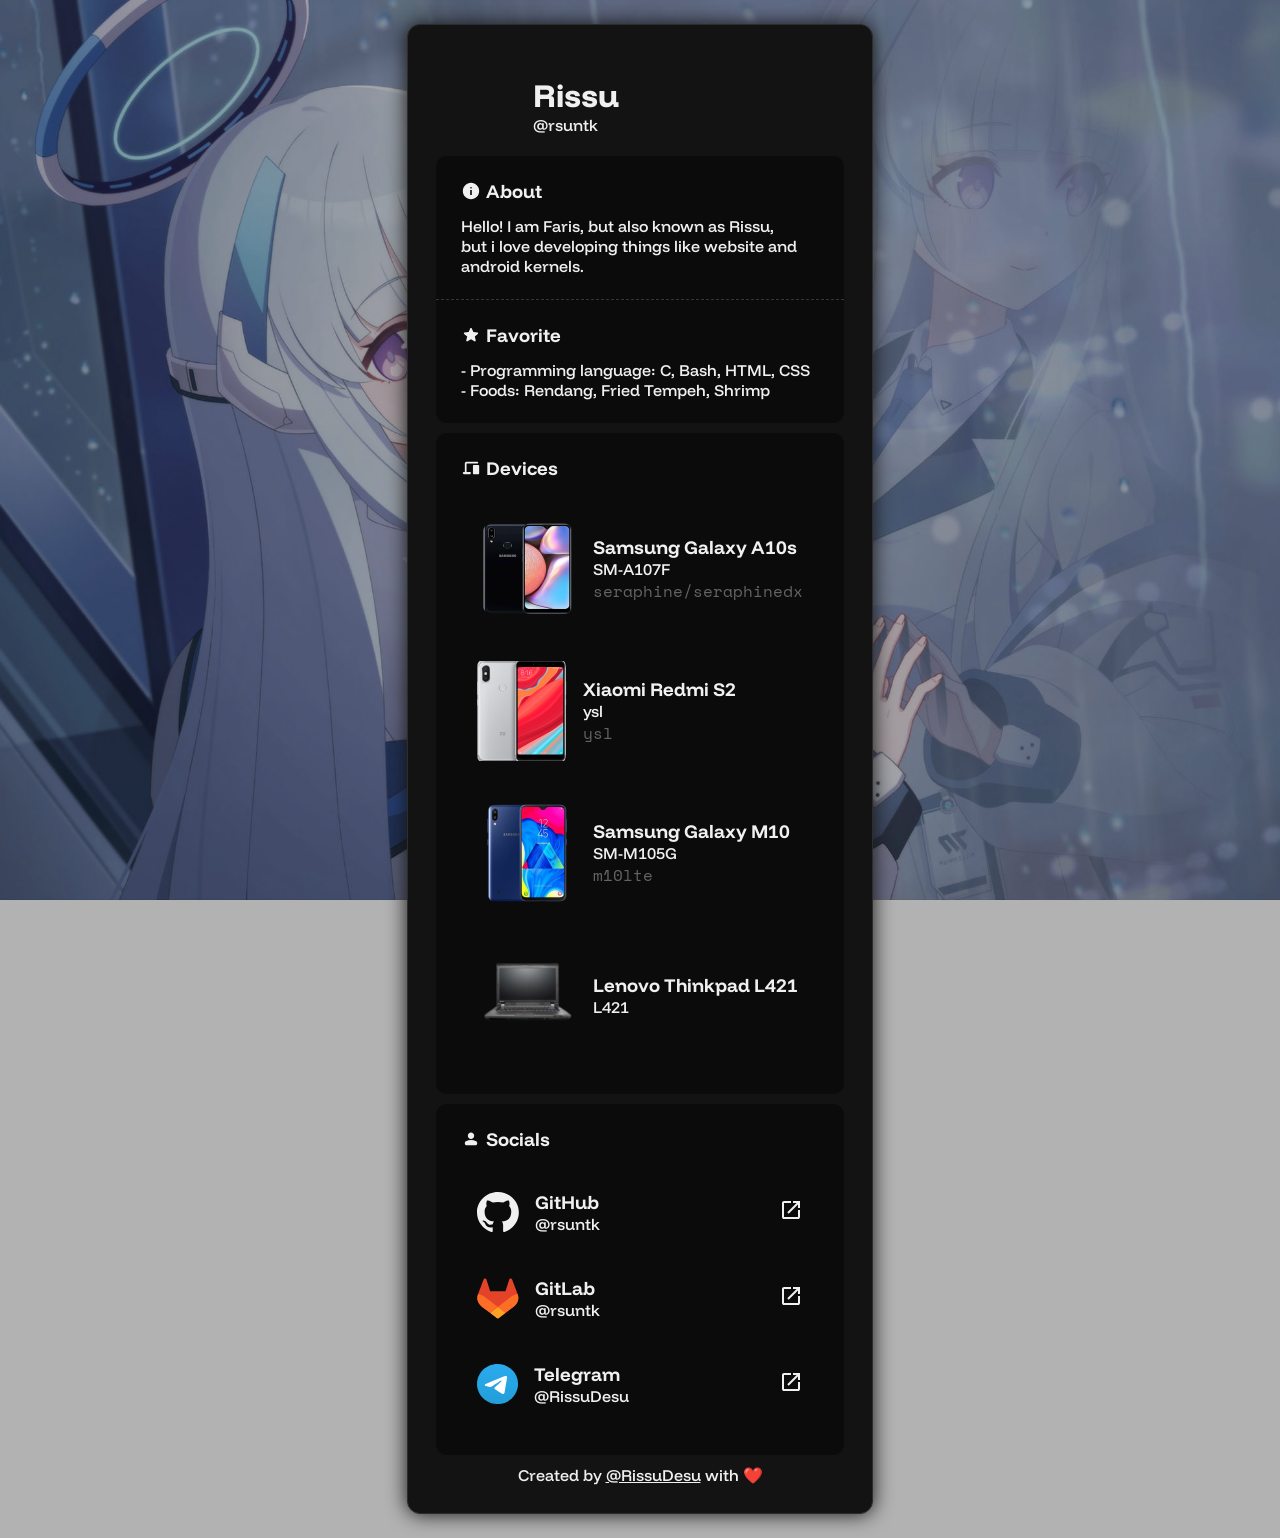
<file: index.html>
<!--
    Rissu Projects (C) 2024
    rsuntk.github.io index.html
-->
<!DOCTYPE html>
<html lang="en">
    <head>
        <meta http-equiv="content-type" content="text/html; charset=UTF-8">
        <meta charset="UTF-8">
        <meta name="viewport" content="width=device-width, initial-scale=1.0">
        <title>RissuDesu</title>
        <link rel="icon" href="./assets/moi3.jpeg">
        <style>
            @import url('https://fonts.googleapis.com/css2?family=Funnel+Display:wght@300..800&display=swap');
            @import url('https://fonts.googleapis.com/css2?family=Space+Mono:ital,wght@0,400;0,700;1,400;1,700&display=swap');
            * {
                margin: 0;
                padding: 0;
                color: #f0f0f0;
                user-select: none;
                -moz-user-select: none;
                -webkit-user-select: none;
                -ms-user-select: none;
                -o-user-select: none;
            }
            *::after, *::before, html {
                box-sizing: border-box;
            }
            body {
                background: url("./assets/moi.jpg");
                background-repeat: no-repeat;
                backdrop-filter: brightness(70%);
                background-size: cover;
                background-attachment: fixed;
                background-position: center;
                display: flex;
                align-items: center;
                flex-direction: column;
                padding: 24px;
                justify-content: center;
            }
            .funnel-display-h1 {
                font-family: "Funnel Display", sans-serif;
                font-optical-sizing: auto;
                font-weight: 800;
                font-style: normal;
            }
            .funnel-display-h3 {
                font-family: "Funnel Display", sans-serif;
                font-optical-sizing: auto;
                font-weight: 700;
                font-style: normal;
            }
            .funnel-display-p {
                font-family: "Funnel Display", sans-serif;
                font-optical-sizing: auto;
                font-weight: 500;
                font-style: normal;
            }
            .space-mono-regular {
              font-family: "Space Mono", monospace;
              font-weight: 500;
              font-style: normal;
            }
            .headline {
                font-size: 90px;
            }
            .text-box {
                display: flex;
                justify-content: center;
                align-items: center;
                padding: 7px 18px;
            }
            .outer-box {
                background: #131313;
                border-radius: 13px;
                box-shadow: #131313 0px 0px 20px 0px;
                border: #2d2d2d 1px solid;
                padding: 28px;
                width: min-content;
            }
            .about-header {
                padding: 13px 25px 0 25px;
                display: flex;
                align-items: center;
            }
            .about-content {
                padding: 13px 25px;
            }
            .svgIco {
                fill: currentColor;
            }
            .aboutico {
                margin: 0 5px 0 0;
            }
            .pfp {
                background: url("https://github.com/rsuntk.png") no-repeat;
                background-size: cover;
                width: 75px;
                height: 75px;
                border-radius: 100%;
            }
            .wrapper-pfp {
                margin: 0px 0px 0px 8px;
            }
            .pfp-header {
                padding: 14px;
            }

            .flex { display: flex; }
            .center-a { align-items: center; }
            .column { flex-direction: column; }

            .box-clickable {
                padding: 16px;
                border-radius: 10px;
                margin: 10px 0;
            }
            .label-icon-cnt {
                margin-left: 16px;
            }
            .icon-cnt {
                flex: auto;
                justify-content: space-between;
            }
            .no-achor-style { text-decoration: none;cursor: pointer; }
            .moi { background: url("./assets/moi3.jpeg");background-size: cover;width: 36px;height: 36px;display: block; }
            
            .highlight { 
                background: rgba(0, 0, 0, 0.4);
                border-radius: 10px;
                padding: 10px 0px;
            }
            .divider {display: block;height: 10px;}
            .sec-top { border-radius: 10px 10px 0px 0px !important;border-bottom: #353535 1px dashed;}
            .sec-middle { border-radius: 0px !important;}
            .sec-bottom { border-radius: 0px 0px 10px 10px !important;}
        </style>
    </head>
    <body>
        <div class="outer-box">
            <div class="pfp-box">
                <div class="about-header pfp-header">
                    <div class="pfp"></div>
                    <div class="wrapper-pfp">
                        <h1 class="funnel-display-h1">Rissu</h1>
                        <p class="funnel-display-p">@rsuntk</p>
                    </div>
                </div>
            </div>
            
            <div class="about-box highlight sec-top">
                <div class="about-header">
                    <svg xmlns="http://www.w3.org/2000/svg" class="svgIco aboutico" height="20" viewBox="0 -960 960 960" width="20"><path d="M440.413-284.413h79.174V-528h-79.174v243.587Zm39.376-310.804q17.244 0 29.119-11.665 11.875-11.664 11.875-28.907 0-17.244-11.665-29.119-11.664-11.875-28.907-11.875-17.244 0-29.119 11.665-11.875 11.664-11.875 28.907 0 17.244 11.665 29.119 11.664 11.875 28.907 11.875Zm.487 507.348q-81.189 0-152.621-30.618-71.432-30.618-124.991-84.177-53.559-53.559-84.177-124.949-30.618-71.391-30.618-152.845 0-81.455 30.618-152.387t84.177-124.491q53.559-53.559 124.949-84.177 71.391-30.618 152.845-30.618 81.455 0 152.387 30.618t124.491 84.177q53.559 53.559 84.177 124.716 30.618 71.156 30.618 152.344 0 81.189-30.618 152.621-30.618 71.432-84.177 124.991-53.559 53.559-124.716 84.177-71.156 30.618-152.344 30.618Z"></path></svg>
                    <h3 class="funnel-display-h3">About</h3>
                </div>
                <div class="about-content">
                    <p class="funnel-display-p">
                        Hello! I am Faris, but also known as Rissu,
                    </p>
                    <p class="funnel-display-p">
                        but i love developing things like website and android kernels.
                    </p>
                </div>
            </div>
            <div class="about-box highlight sec-bottom">
                <div class="about-header">
                    <svg xmlns="http://www.w3.org/2000/svg" class="svgIco aboutico" height="20" viewBox="0 -960 960 960" width="20"><path d="m480-275.913-164.717 98.478q-12.674 6.957-24.848 5.837-12.174-1.119-21.37-8.076-9.196-6.956-13.793-19.011-4.598-12.054-1.12-24.728l43.239-183.717-145.717-123.718q-10.435-9.195-12.794-21.25-2.359-12.054.881-23.489 3.239-11.435 12.793-19.131 9.555-7.695 23.228-8.695l190.718-17 75.478-174.957q5.718-12.913 16.033-19.13 10.315-6.218 21.989-6.218 11.674 0 21.989 6.218 10.315 6.217 16.033 19.13L593.5-619.413l190.718 16q13.673 1 23.228 9.195 9.554 8.196 12.793 19.631 3.24 11.435.381 22.989-2.859 11.555-13.294 20.75L662.609-407.13l43.239 183.717q3.478 12.674-1.12 24.728-4.597 12.055-13.793 19.011-9.196 6.957-21.37 8.076-12.174 1.12-24.848-5.837L480-275.913Z"></path></svg>
                    <h3 class="funnel-display-h3">Favorite</h3>
                </div>
                <div class="about-content">
                    <p class="funnel-display-p">- Programming language: C, Bash, HTML, CSS</p>
                    <p class="funnel-display-p">- Foods: Rendang, Fried Tempeh, Shrimp</p>
                </div>
            </div>
            <div class="divider"></div>
            <div class="about-box highlight">
                <div class="about-header">
                    <svg xmlns="http://www.w3.org/2000/svg" class="svgIco aboutico" height="20" viewBox="0 -960 960 960" width="20"><path d="M141.37-183.869q-22.392 0-37.946-15.913-15.555-15.914-15.555-38.305 0-21.913 15.435-37.348 15.435-15.435 37.348-15.435h43.217v-402.26q0-34.483 24.259-58.742t58.742-24.259h515.76q17.453 0 29.477 11.964 12.024 11.963 12.024 29.326t-12.024 29.537q-12.024 12.174-29.477 12.174H266.87v402.26h156.76q22.392 0 37.946 15.555 15.554 15.554 15.554 37.945 0 22.392-15.554 37.946-15.554 15.555-37.946 15.555H141.37Zm473.543 0q-17.435 0-29.609-12.017-12.174-12.016-12.174-29.457v-353.998q0-17.441 12.013-29.615 12.012-12.174 29.447-12.174h215.758q17.435 0 29.609 12.016 12.174 12.016 12.174 29.458v353.998q0 17.441-12.013 29.615-12.012 12.174-29.447 12.174H614.913Z"/></svg>
                    <h3 class="funnel-display-h3">Devices</h3>
                </div>
                <div class="about-content">
                    <div class="box-clickable flex">
                        <div class="icon-cnt flex center-a">
                            <div class="inner-icon-cnt flex center-a">
                                <img src="./assets/2.png">
                                <div class="label-icon-cnt flex column">
                                    <h3 class="funnel-display-h3">Samsung Galaxy A10s</h3>
                                    <p class="funnel-display-p">SM-A107F</p>
                                    <p class="space-mono-regular" style="color: #646464">seraphine/seraphinedx</p>
                                </div>
                            </div>
                        </div>
                    </div>
                    <div class="box-clickable flex">
                        <div class="icon-cnt flex center-a">
                            <div class="inner-icon-cnt flex center-a">
                                <img src="./assets/5.png">
                                <div class="label-icon-cnt flex column">
                                    <h3 class="funnel-display-h3">Xiaomi Redmi S2</h3>
                                    <p class="funnel-display-p">ysl</p>
                                    <p class="space-mono-regular" style="color: #646464">ysl</p>
                                </div>
                            </div>
                        </div>
                    </div>
                    <div class="box-clickable flex">
                        <div class="icon-cnt flex center-a">
                            <div class="inner-icon-cnt flex center-a">
                                <img src="./assets/3.png">
                                <div class="label-icon-cnt flex column">
                                    <h3 class="funnel-display-h3">Samsung Galaxy M10</h3>
                                    <p class="funnel-display-p">SM-M105G</p>
                                    <p class="space-mono-regular" style="color: #646464">m10lte</p>
                                </div>
                            </div>
                        </div>
                    </div>
                    <div class="box-clickable flex">
                        <div class="icon-cnt flex center-a">
                            <div class="inner-icon-cnt flex center-a">
                                <img src="./assets/4.png">
                                <div class="label-icon-cnt flex column">
                                    <h3 class="funnel-display-h3">Lenovo Thinkpad L421</h3>
                                    <p class="funnel-display-p">L421</p>
                                </div>
                            </div>
                        </div>
                    </div>
                </div>
            </div>
            <div class="divider"></div>
            <div class="about-box highlight">
                <div class="about-header">
                    <svg xmlns="http://www.w3.org/2000/svg" class="svgIco aboutico" height="20" viewBox="0 -960 960 960" width="20"><path d="M480-484.065q-63.587 0-107.859-44.272-44.272-44.272-44.272-107.859 0-63.587 44.272-107.739T480-788.087q63.587 0 107.859 44.152 44.272 44.152 44.272 107.739t-44.272 107.859Q543.587-484.065 480-484.065ZM183.869-262.804v-21.609q0-25.152 13.696-47.565 13.696-22.413 37.848-37.37 55.717-32.239 118.174-49.478Q416.043-436.065 480-436.065q64.435 0 126.891 17.119 62.457 17.12 117.696 49.359 24.152 13.957 37.848 36.75 13.696 22.794 13.696 48.424v21.609q0 34.782-24.109 58.891t-58.892 24.109H266.87q-34.783 0-58.892-24.109t-24.109-58.891Z"/></svg>
                    <h3 class="funnel-display-h3">Socials</h3>
                </div>
                <div class="about-content ">
                    <a class="box-clickable flex no-achor-style" href="https://github.com/rsuntk">
                        <div class="icon-cnt flex center-a">
                            <div class="inner-icon-cnt flex center-a">
                                <svg xmlns="http://www.w3.org/2000/svg" width="42" height="40" viewBox="0 0 42 40" fill="none">
                                    <g clip-path="url(#clip0_14_2)">
                                    <path fill-rule="evenodd" clip-rule="evenodd" d="M20.9374 0C9.35957 0 0 9.16667 0 20.5071C0 29.5721 5.997 37.2454 14.3164 39.9613C15.3566 40.1654 15.7376 39.52 15.7376 38.9771C15.7376 38.5017 15.7033 36.8721 15.7033 35.1742C9.879 36.3967 8.66614 32.7296 8.66614 32.7296C7.73014 30.3529 6.34329 29.7421 6.34329 29.7421C4.437 28.4858 6.48214 28.4858 6.48214 28.4858C8.59671 28.6217 9.70629 30.5908 9.70629 30.5908C11.5779 33.7142 14.5937 32.8317 15.807 32.2883C15.9801 30.9642 16.5351 30.0475 17.1244 29.5383C12.4791 29.0629 7.59171 27.2975 7.59171 19.4204C7.59171 17.1796 8.42314 15.3463 9.74057 13.9204C9.53271 13.4113 8.80457 11.3058 9.94886 8.48792C9.94886 8.48792 11.7167 7.94458 15.7029 10.5929C17.4095 10.144 19.1695 9.91567 20.9374 9.91375C22.7053 9.91375 24.5074 10.1517 26.1716 10.5929C30.1581 7.94458 31.926 8.48792 31.926 8.48792C33.0703 11.3058 32.3417 13.4113 32.1339 13.9204C33.486 15.3463 34.2831 17.1796 34.2831 19.4204C34.2831 27.2975 29.3957 29.0288 24.7157 29.5383C25.4786 30.1833 26.1369 31.4054 26.1369 33.3408C26.1369 36.0908 26.1026 38.2979 26.1026 38.9767C26.1026 39.52 26.484 40.1654 27.5237 39.9617C35.8431 37.245 41.8401 29.5721 41.8401 20.5071C41.8744 9.16667 32.4806 0 20.9374 0Z" fill="currentColor"/>
                                    </g>
                                    <defs>
                                    <clipPath id="clip0_14_2">
                                    <rect width="42" height="40" fill="white"/>
                                    </clipPath>
                                    </defs>
                                </svg>
                                <div class="label-icon-cnt flex column">
                                    <h3 class="funnel-display-h3">GitHub</h3>
                                    <p class="funnel-display-p">@rsuntk</p>
                                </div>
                            </div>
                            <div class="external-link">
                                <svg xmlns="http://www.w3.org/2000/svg" height="24px" viewBox="0 -960 960 960" width="24px" fill="currentColor"><path d="M200-120q-33 0-56.5-23.5T120-200v-560q0-33 23.5-56.5T200-840h280v80H200v560h560v-280h80v280q0 33-23.5 56.5T760-120H200Zm188-212-56-56 372-372H560v-80h280v280h-80v-144L388-332Z"/></svg>
                            </div>
                        </div>
                    </a>
                    <a class="box-clickable flex no-achor-style" href="https://gitlab.com/rsuntk">
                        <div class="icon-cnt flex center-a">
                            <div class="inner-icon-cnt flex center-a">
                                <svg xmlns="http://www.w3.org/2000/svg" width="42" height="41" viewBox="0 0 42 41" fill="none">
                                    <path d="M40.6501 16.2285L40.5925 16.0793L35.0121 1.32786C34.8985 1.03874 34.6975 0.793474 34.4378 0.627261C34.1779 0.463872 33.8748 0.385179 33.5694 0.401806C33.264 0.418434 32.971 0.529581 32.7299 0.720242C32.4915 0.916376 32.3186 1.18215 32.2346 1.48138L28.4667 13.158H13.2091L9.44112 1.48138C9.3594 1.18052 9.18609 0.913414 8.94585 0.718079C8.70478 0.527418 8.41176 0.416271 8.10635 0.399643C7.80094 0.383016 7.49784 0.461709 7.23798 0.625099C6.97888 0.791983 6.77801 1.03703 6.66372 1.32569L1.07261 16.0706L1.01711 16.2198C0.213778 18.3459 0.11462 20.6788 0.734584 22.8669C1.35455 25.0549 2.66002 26.9796 4.45417 28.3505L4.47339 28.3657L4.52462 28.4024L13.0255 34.8505L17.2311 38.0745L19.7929 40.0336C20.0925 40.2641 20.4584 40.3888 20.8347 40.3888C21.2109 40.3888 21.5768 40.2641 21.8765 40.0336L24.4383 38.0745L28.6439 34.8505L37.196 28.3635L37.2173 28.3462C39.0075 26.975 40.3099 25.0524 40.9289 22.8672C41.5479 20.6821 41.4501 18.3525 40.6501 16.2285Z" fill="#E24329"/>
                                    <path d="M40.6501 16.2285L40.5924 16.0793C37.8733 16.6446 35.311 17.8112 33.0885 19.4958L20.8325 28.8825C25.0061 32.0806 28.6395 34.8592 28.6395 34.8592L37.1916 28.3722L37.213 28.3549C39.0057 26.9837 40.3101 25.0598 40.93 22.8728C41.5499 20.6858 41.4516 18.354 40.6501 16.2285Z" fill="#FC6D26"/>
                                    <path d="M13.0255 34.8591L17.2311 38.0832L19.7928 40.0422C20.0925 40.2727 20.4584 40.3975 20.8346 40.3975C21.2109 40.3975 21.5768 40.2727 21.8764 40.0422L24.4382 38.0832L28.6438 34.8591C28.6438 34.8591 25.0061 32.0719 20.8325 28.8824C16.6589 32.0719 13.0255 34.8591 13.0255 34.8591Z" fill="#FCA326"/>
                                    <path d="M8.57438 19.4958C6.35373 17.8078 3.79196 16.6381 1.07261 16.0706L1.01711 16.2198C0.213778 18.3459 0.11462 20.6788 0.734584 22.8669C1.35455 25.055 2.66002 26.9796 4.45417 28.3505L4.47339 28.3657L4.52462 28.4024L13.0255 34.8505C13.0255 34.8505 16.6547 32.0719 20.8325 28.8738L8.57438 19.4958Z" fill="#FC6D26"/>
                                </svg>
                                <div class="label-icon-cnt flex column">
                                    <h3 class="funnel-display-h3">GitLab</h3>
                                    <p class="funnel-display-p">@rsuntk</p>
                                </div>
                            </div>
                            <div class="external-link">
                                <svg xmlns="http://www.w3.org/2000/svg" height="24px" viewBox="0 -960 960 960" width="24px" fill="currentColor"><path d="M200-120q-33 0-56.5-23.5T120-200v-560q0-33 23.5-56.5T200-840h280v80H200v560h560v-280h80v280q0 33-23.5 56.5T760-120H200Zm188-212-56-56 372-372H560v-80h280v280h-80v-144L388-332Z"/></svg>
                            </div>
                        </div>
                    </a>
                    <a class="box-clickable flex no-achor-style" href="https://t.me/RissuDesu">
                        <div class="icon-cnt flex center-a">
                            <div class="inner-icon-cnt flex center-a">
                                <svg xmlns="http://www.w3.org/2000/svg" width="41" height="40" viewBox="0 0 41 40" fill="none">
                                    <g clip-path="url(#clip0_21_13)">
                                    <path d="M20.5085 40.0167C31.8351 40.0167 41.0171 31.0586 41.0171 20.0083C41.0171 8.95803 31.8351 0 20.5085 0C9.18198 0 0 8.95803 0 20.0083C0 31.0586 9.18198 40.0167 20.5085 40.0167Z" fill="url(#paint0_linear_21_13)"/>
                                    <path fill-rule="evenodd" clip-rule="evenodd" d="M9.27239 19.7918C15.2491 17.2595 19.2278 15.5768 21.2257 14.7605C26.9121 12.4448 28.1075 12.045 28.8759 12.0283C29.0467 12.0283 29.4223 12.0616 29.6785 12.2616C29.8834 12.4282 29.9346 12.6447 29.9688 12.8113C30.0029 12.9779 30.0371 13.3278 30.0029 13.5943C29.6955 16.7597 28.3636 24.4398 27.6806 27.9717C27.3903 29.4711 26.8267 29.9708 26.2803 30.0208C25.085 30.1208 24.1799 29.2545 23.0358 28.5214C21.2257 27.3719 20.2182 26.6556 18.4594 25.5227C16.4273 24.2232 17.7422 23.5069 18.9034 22.3407C19.2108 22.0408 24.4532 17.3761 24.5556 16.9596C24.5727 16.9096 24.5727 16.7097 24.4532 16.6097C24.3336 16.5098 24.1629 16.5431 24.0262 16.5764C23.8384 16.6097 20.9696 18.4756 15.3857 22.1574C14.566 22.7072 13.8317 22.9738 13.1658 22.9571C12.4315 22.9404 11.0312 22.5573 9.97252 22.2241C8.6918 21.8242 7.66723 21.6077 7.75261 20.908C7.80384 20.5414 8.31613 20.1749 9.27239 19.7918Z" fill="white"/>
                                    </g>
                                    <defs>
                                    <linearGradient id="paint0_linear_21_13" x1="20.4915" y1="0" x2="20.4915" y2="39.7001" gradientUnits="userSpaceOnUse">
                                    <stop stop-color="#2AABEE"/>
                                    <stop offset="1" stop-color="#229ED9"/>
                                    </linearGradient>
                                    <clipPath id="clip0_21_13">
                                    <rect width="41" height="40" fill="white"/>
                                    </clipPath>
                                    </defs>
                                </svg>
                                <div class="label-icon-cnt flex column">
                                    <h3 class="funnel-display-h3">Telegram</h3>
                                    <p class="funnel-display-p">@RissuDesu</p>
                                </div>
                            </div>
                            <div class="external-link">
                                <svg xmlns="http://www.w3.org/2000/svg" height="24px" viewBox="0 -960 960 960" width="24px" fill="currentColor"><path d="M200-120q-33 0-56.5-23.5T120-200v-560q0-33 23.5-56.5T200-840h280v80H200v560h560v-280h80v280q0 33-23.5 56.5T760-120H200Zm188-212-56-56 372-372H560v-80h280v280h-80v-144L388-332Z"/></svg>
                            </div>
                        </div>
                    </a>
                </div>
            </div>
            <div class="divider"></div>
            <p class="funnel-display-p" style="text-align: center;">Created by <a href="https://github.com/rsuntk">@RissuDesu</a> with ❤️</p>
        </div>
    </body>
</html>
</file>
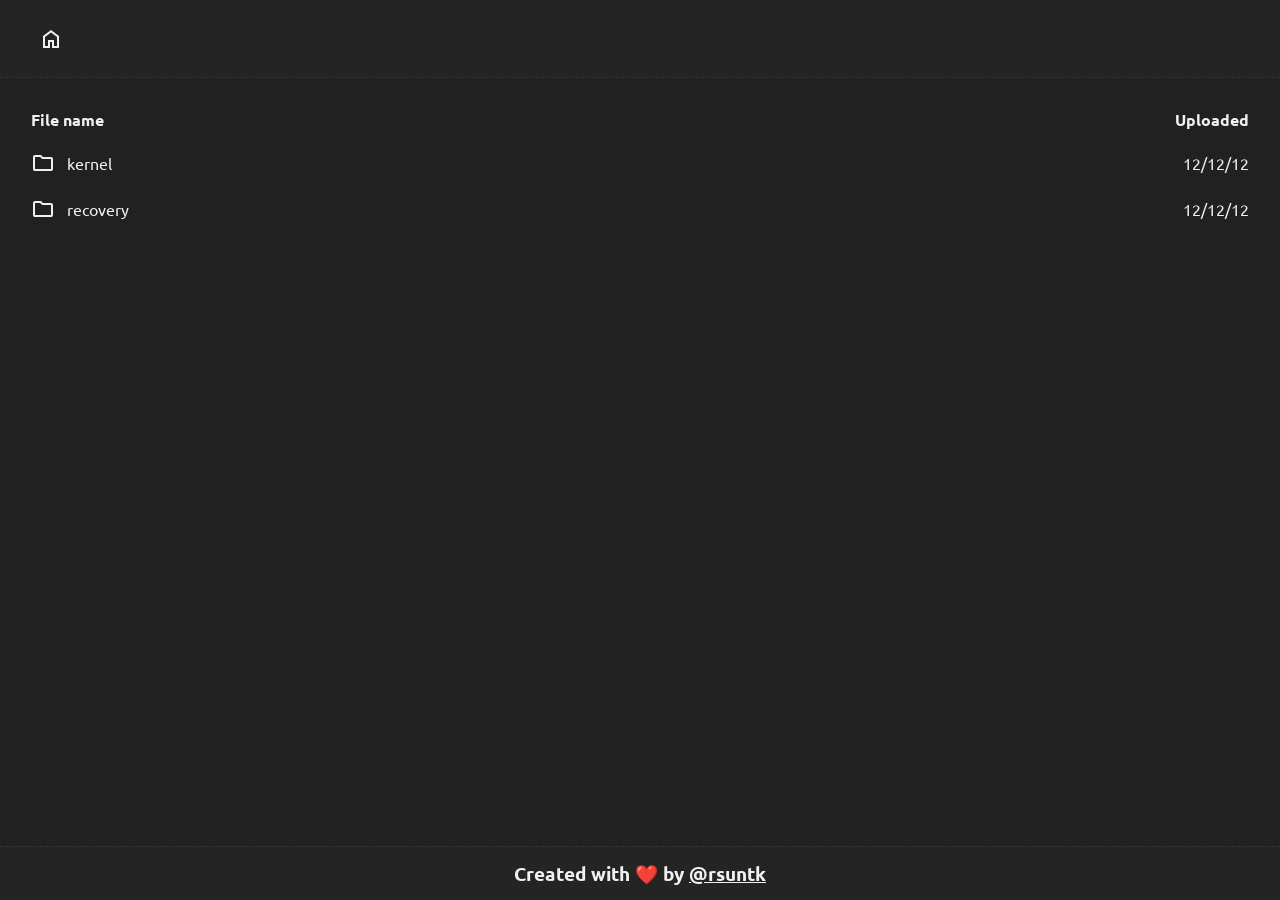
<file: database/index.html>
<!-- Rissu Project (C) 2024 -->
<!DOCTYPE html>
<html lang="en">
    <head>
        <meta charset="UTF-8">
        <meta name="viewport" content="width=device-width, initial-scale=1.0">
        <title>Database</title>
        <link rel="stylesheet" href="../styles.css">
    </head>
    <body>
        <header class="flex header">
            <div class="sub-header">
                <a class="path" href="/">
                    <svg fill="currentColor" xmlns="http://www.w3.org/2000/svg" height="24" viewBox="0 -960 960 960" width="24"><path d="M240-200h120v-240h240v240h120v-360L480-740 240-560v360Zm-80 80v-480l320-240 320 240v480H520v-240h-80v240H160Zm320-350Z"/></svg>
                </a>
            </div>
        </header>
        <section>
            <div class="topbar">
                <p>File name</p>
                <p>Uploaded</p>
            </div>
            <a class="card" href="kernel">
                <div class="icon-details flex-a">
                    <div class="icons-zip flex-a">
                        <svg xmlns="http://www.w3.org/2000/svg" height="24" viewBox="0 -960 960 960" width="24"><path d="M160-160q-33 0-56.5-23.5T80-240v-480q0-33 23.5-56.5T160-800h240l80 80h320q33 0 56.5 23.5T880-640v400q0 33-23.5 56.5T800-160H160Zm0-80h640v-400H447l-80-80H160v480Zm0 0v-480 480Z"/></svg>
                    </div>
                    <div class="details">
                        <p>kernel</p>
                    </div>
                </div>
                <div class="added">
                    <p>12/12/12</p>
                </div>
            </a>
            <a class="card" href="recovery">
                <div class="icon-details flex-a">
                    <div class="icons-zip flex-a">
                        <svg xmlns="http://www.w3.org/2000/svg" height="24" viewBox="0 -960 960 960" width="24"><path d="M160-160q-33 0-56.5-23.5T80-240v-480q0-33 23.5-56.5T160-800h240l80 80h320q33 0 56.5 23.5T880-640v400q0 33-23.5 56.5T800-160H160Zm0-80h640v-400H447l-80-80H160v480Zm0 0v-480 480Z"/></svg>
                    </div>
                    <div class="details">
                        <p>recovery</p>
                    </div>
                </div>
                <div class="added">
                    <p>12/12/12</p>
                </div>
            </a>
        </section>
        <footer>
            <h3>Created with ❤️ by <a href="https://github.com/rsuntk">@rsuntk</a></h3>
        </footer>
    </body>
</html>
</file>
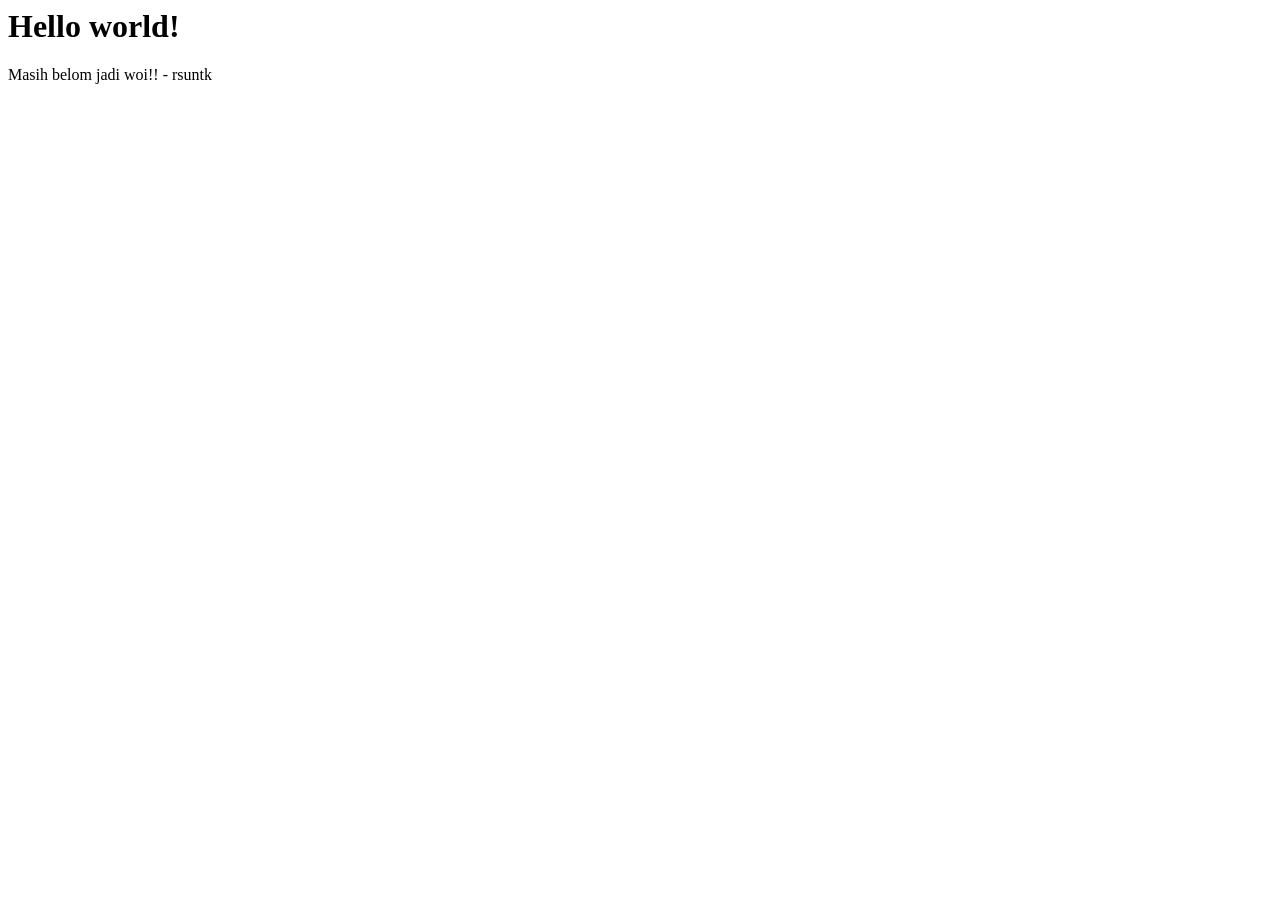
<file: kelas-9a/index.html>
<html>
  <head>
    <title>Indev</title>
    <meta name="viewport" content="width=device-width, initial-scale=1.0">
  </head>
  <body>
    <h1>Hello world!</h1>
    <p>Masih belom jadi woi!! - rsuntk</p>
  </body>
</html>
</file>
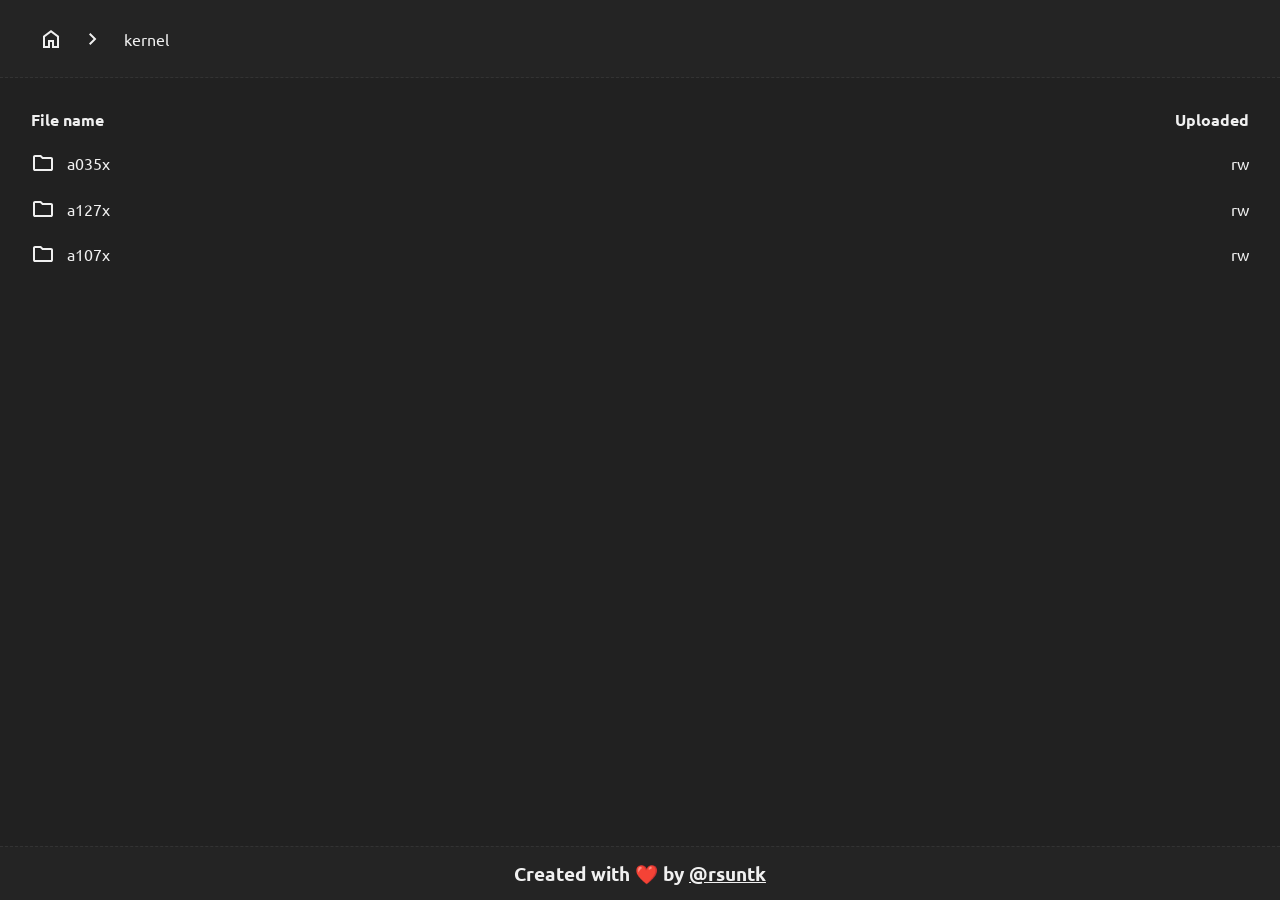
<file: database/kernel/index.html>
<!-- Rissu Project (C) 2024 -->
<!DOCTYPE html>
<html lang="en">
    <head>
        <meta charset="UTF-8">
        <meta name="viewport" content="width=device-width, initial-scale=1.0">
        <title>Database</title>
        <link rel="stylesheet" href="../../styles.css">
    </head>
    <body>
        <header class="flex header">
            <div class="sub-header">
                <a class="path" href="/">
                    <svg fill="currentColor" xmlns="http://www.w3.org/2000/svg" height="24" viewBox="0 -960 960 960" width="24"><path d="M240-200h120v-240h240v240h120v-360L480-740 240-560v360Zm-80 80v-480l320-240 320 240v480H520v-240h-80v240H160Zm320-350Z"/></svg>
                </a>
                <svg class="chevron-right" xmlns="http://www.w3.org/2000/svg" height="24" viewBox="0 -960 960 960" width="24"><path d="M504-480 320-664l56-56 240 240-240 240-56-56 184-184Z"/></svg>
                <a class="path" href="../">kernel</a>
            </div>
        </header>
        <section>
            <div class="topbar">
                <p>File name</p>
                <p>Uploaded</p>
            </div>
            <a class="card" href="a035x">
                <div class="icon-details flex-a">
                    <div class="icons-zip flex-a">
                        <svg xmlns="http://www.w3.org/2000/svg" height="24" viewBox="0 -960 960 960" width="24"><path d="M160-160q-33 0-56.5-23.5T80-240v-480q0-33 23.5-56.5T160-800h240l80 80h320q33 0 56.5 23.5T880-640v400q0 33-23.5 56.5T800-160H160Zm0-80h640v-400H447l-80-80H160v480Zm0 0v-480 480Z"/></svg>
                    </div>
                    <div class="details">
                        <p>a035x</p>
                    </div>
                </div>
                <div class="added">
                    <p>rw</p>
                </div>
            </a>
            <a class="card" href="a127x">
                <div class="icon-details flex-a">
                    <div class="icons-zip flex-a">
                        <svg xmlns="http://www.w3.org/2000/svg" height="24" viewBox="0 -960 960 960" width="24"><path d="M160-160q-33 0-56.5-23.5T80-240v-480q0-33 23.5-56.5T160-800h240l80 80h320q33 0 56.5 23.5T880-640v400q0 33-23.5 56.5T800-160H160Zm0-80h640v-400H447l-80-80H160v480Zm0 0v-480 480Z"/></svg>
                    </div>
                    <div class="details">
                        <p>a127x</p>
                    </div>
                </div>
                <div class="added">
                    <p>rw</p>
                </div>
            </a>
            <a class="card" href="a107x">
                <div class="icon-details flex-a">
                    <div class="icons-zip flex-a">
                        <svg xmlns="http://www.w3.org/2000/svg" height="24" viewBox="0 -960 960 960" width="24"><path d="M160-160q-33 0-56.5-23.5T80-240v-480q0-33 23.5-56.5T160-800h240l80 80h320q33 0 56.5 23.5T880-640v400q0 33-23.5 56.5T800-160H160Zm0-80h640v-400H447l-80-80H160v480Zm0 0v-480 480Z"/></svg>
                    </div>
                    <div class="details">
                        <p>a107x</p>
                    </div>
                </div>
                <div class="added">
                    <p>rw</p>
                </div>
            </a>
        </section>
        <footer>
            <h3>Created with ❤️ by <a href="https://github.com/rsuntk">@rsuntk</a></h3>
        </footer>
    </body>
</html>
</file>
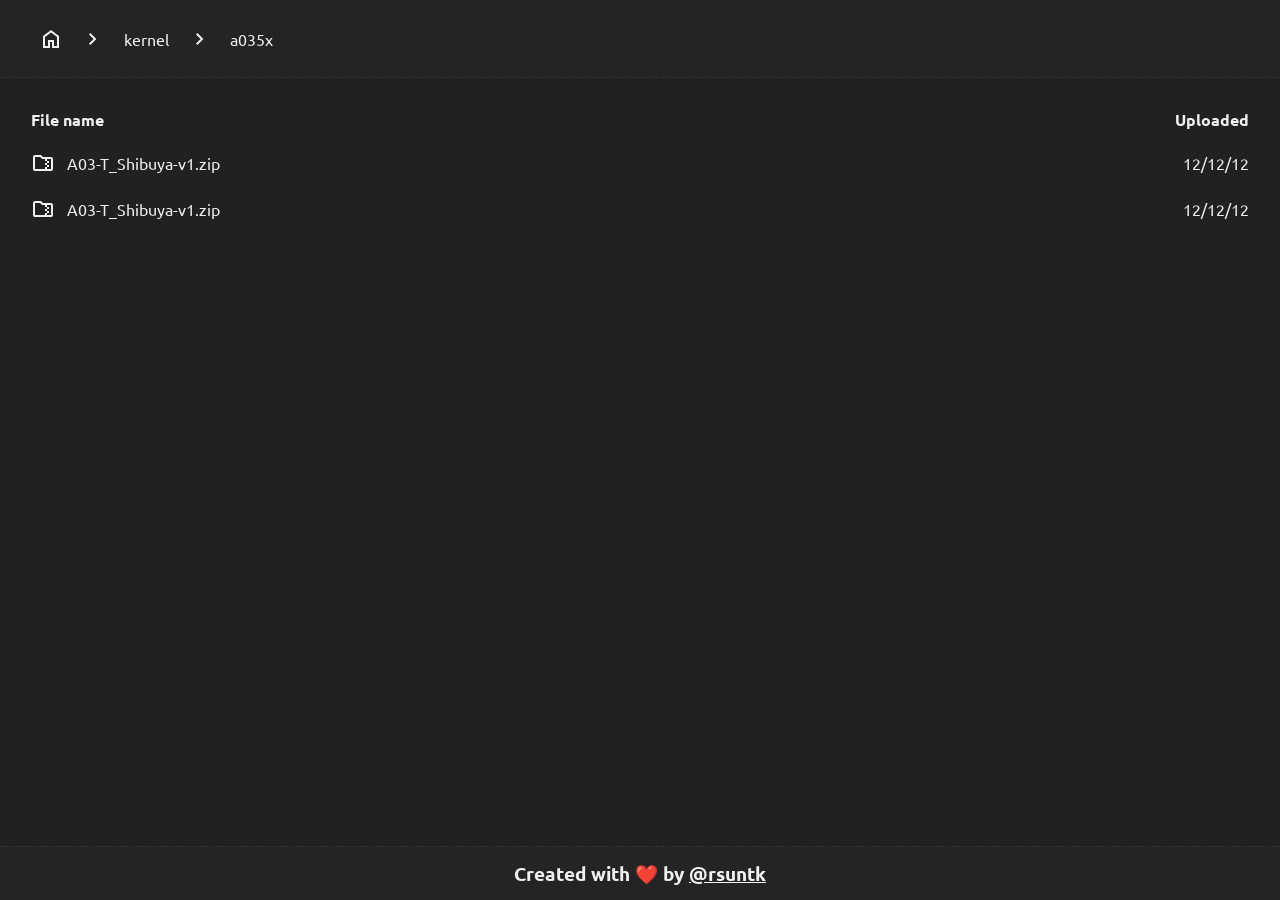
<file: database/kernel/a035x/index.html>
<!-- Rissu Project (C) 2024 -->
<!DOCTYPE html>
<html lang="en">
    <head>
        <meta charset="UTF-8">
        <meta name="viewport" content="width=device-width, initial-scale=1.0">
        <title>Database</title>
        <link rel="stylesheet" href="../../../styles.css">
    </head>
    <body>
        <header class="flex header">
            <div class="sub-header">
                <a class="path" href="/">
                    <svg fill="currentColor" xmlns="http://www.w3.org/2000/svg" height="24" viewBox="0 -960 960 960" width="24"><path d="M240-200h120v-240h240v240h120v-360L480-740 240-560v360Zm-80 80v-480l320-240 320 240v480H520v-240h-80v240H160Zm320-350Z"/></svg>
                </a>
                <svg class="chevron-right" xmlns="http://www.w3.org/2000/svg" height="24" viewBox="0 -960 960 960" width="24"><path d="M504-480 320-664l56-56 240 240-240 240-56-56 184-184Z"/></svg>
                <a class="path" href="../">kernel</a>
                <svg class="chevron-right" xmlns="http://www.w3.org/2000/svg" height="24" viewBox="0 -960 960 960" width="24"><path d="M504-480 320-664l56-56 240 240-240 240-56-56 184-184Z"/></svg>
                <a class="path" href="a035x">a035x</a>
            </div>
        </header>
        <section>
            <div class="topbar">
                <p>File name</p>
                <p>Uploaded</p>
            </div>
            <a class="card">
                <div class="icon-details flex-a">
                    <div class="icons-zip flex-a">
                        <svg xmlns="http://www.w3.org/2000/svg" height="24" viewBox="0 -960 960 960" width="24"><path d="M640-480v-80h80v80h-80Zm0 80h-80v-80h80v80Zm0 80v-80h80v80h-80ZM447-640l-80-80H160v480h400v-80h80v80h160v-400H640v80h-80v-80H447ZM160-160q-33 0-56.5-23.5T80-240v-480q0-33 23.5-56.5T160-800h240l80 80h320q33 0 56.5 23.5T880-640v400q0 33-23.5 56.5T800-160H160Zm0-80v-480 480Z"/></svg>
                    </div>
                    <div class="details">
                        <p>A03-T_Shibuya-v1.zip</p>
                    </div>
                </div>
                <div class="added">
                    <p>12/12/12</p>
                </div>
            </a>
            <a class="card">
                <div class="icon-details flex-a">
                    <div class="icons-zip flex-a">
                        <svg xmlns="http://www.w3.org/2000/svg" height="24" viewBox="0 -960 960 960" width="24"><path d="M640-480v-80h80v80h-80Zm0 80h-80v-80h80v80Zm0 80v-80h80v80h-80ZM447-640l-80-80H160v480h400v-80h80v80h160v-400H640v80h-80v-80H447ZM160-160q-33 0-56.5-23.5T80-240v-480q0-33 23.5-56.5T160-800h240l80 80h320q33 0 56.5 23.5T880-640v400q0 33-23.5 56.5T800-160H160Zm0-80v-480 480Z"/></svg>
                    </div>
                    <div class="details">
                        <p>A03-T_Shibuya-v1.zip</p>
                    </div>
                </div>
                <div class="added">
                    <p>12/12/12</p>
                </div>
            </a>
        </section>
        <footer>
            <h3>Created with ❤️ by <a href="https://github.com/rsuntk">@rsuntk</a></h3>
        </footer>
    </body>
</html>
</file>
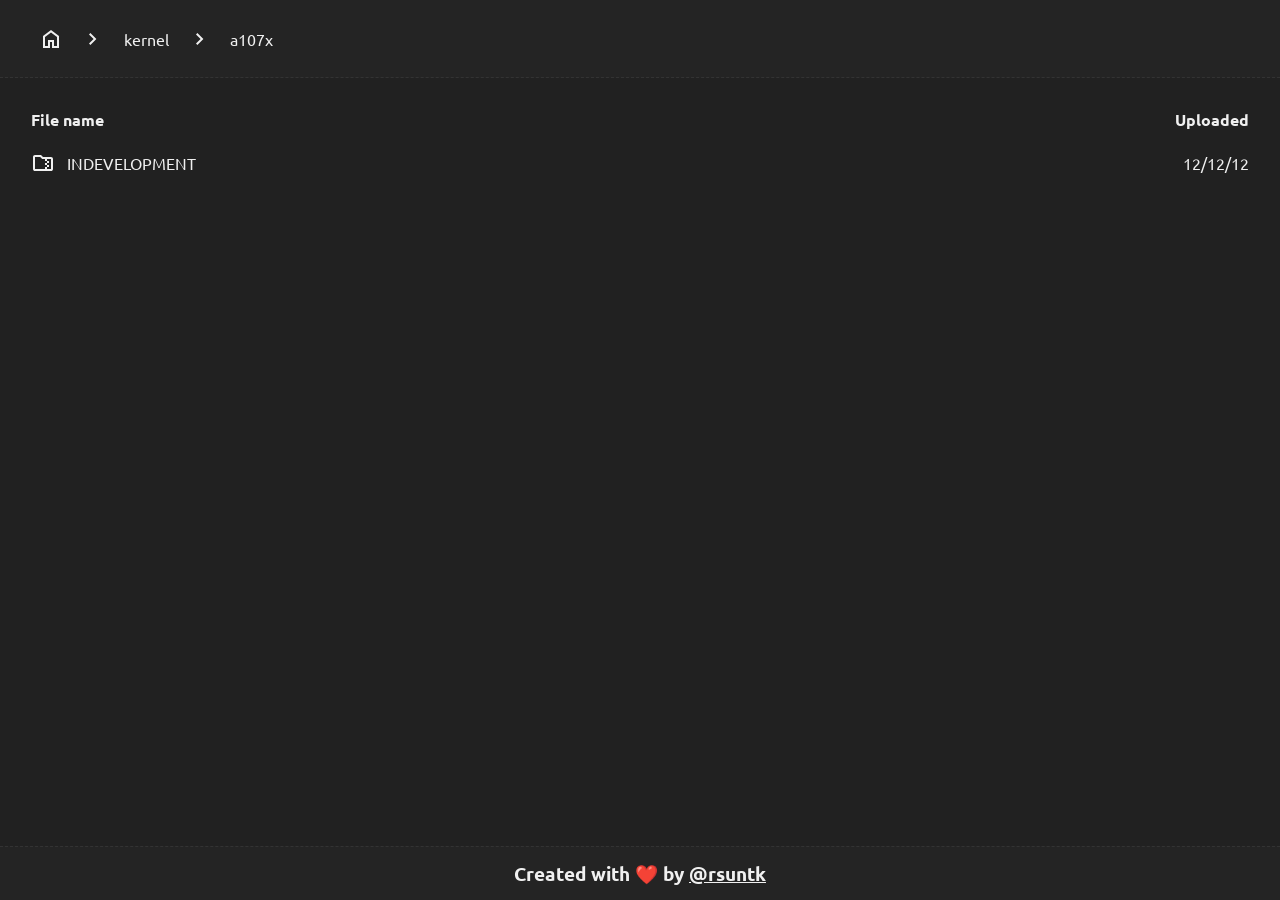
<file: database/kernel/a107x/index.html>
<!-- Rissu Project (C) 2024 -->
<!DOCTYPE html>
<html lang="en">
    <head>
        <meta charset="UTF-8">
        <meta name="viewport" content="width=device-width, initial-scale=1.0">
        <title>Database</title>
        <link rel="stylesheet" href="../../../styles.css">
    </head>
    <body>
        <header class="flex header">
            <div class="sub-header">
                <a class="path" href="/">
                    <svg fill="currentColor" xmlns="http://www.w3.org/2000/svg" height="24" viewBox="0 -960 960 960" width="24"><path d="M240-200h120v-240h240v240h120v-360L480-740 240-560v360Zm-80 80v-480l320-240 320 240v480H520v-240h-80v240H160Zm320-350Z"/></svg>
                </a>
                <svg class="chevron-right" xmlns="http://www.w3.org/2000/svg" height="24" viewBox="0 -960 960 960" width="24"><path d="M504-480 320-664l56-56 240 240-240 240-56-56 184-184Z"/></svg>
                <a class="path" href="../">kernel</a>
                <svg class="chevron-right" xmlns="http://www.w3.org/2000/svg" height="24" viewBox="0 -960 960 960" width="24"><path d="M504-480 320-664l56-56 240 240-240 240-56-56 184-184Z"/></svg>
                <a class="path" href="a107x">a107x</a>
            </div>
        </header>
        <section>
            <div class="topbar">
                <p>File name</p>
                <p>Uploaded</p>
            </div>
            <a class="card">
                <div class="icon-details flex-a">
                    <div class="icons-zip flex-a">
                        <svg xmlns="http://www.w3.org/2000/svg" height="24" viewBox="0 -960 960 960" width="24"><path d="M640-480v-80h80v80h-80Zm0 80h-80v-80h80v80Zm0 80v-80h80v80h-80ZM447-640l-80-80H160v480h400v-80h80v80h160v-400H640v80h-80v-80H447ZM160-160q-33 0-56.5-23.5T80-240v-480q0-33 23.5-56.5T160-800h240l80 80h320q33 0 56.5 23.5T880-640v400q0 33-23.5 56.5T800-160H160Zm0-80v-480 480Z"/></svg>
                    </div>
                    <div class="details">
                        <p>INDEVELOPMENT</p>
                    </div>
                </div>
                <div class="added">
                    <p>12/12/12</p>
                </div>
            </a>
        </section>
        <footer>
            <h3>Created with ❤️ by <a href="https://github.com/rsuntk">@rsuntk</a></h3>
        </footer>
    </body>
</html>
</file>
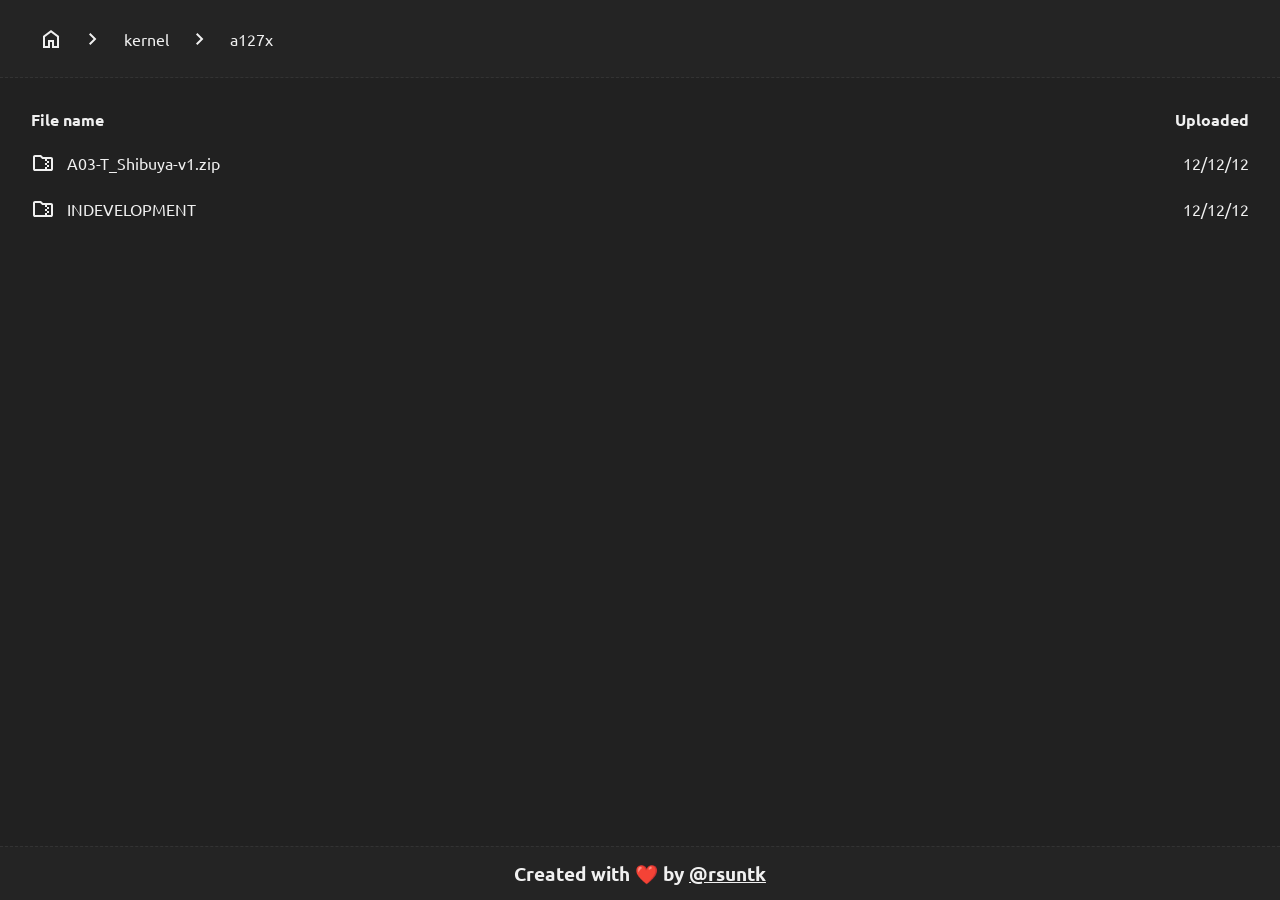
<file: database/kernel/a127x/index.html>
<!-- Rissu Project (C) 2024 -->
<!DOCTYPE html>
<html lang="en">
    <head>
        <meta charset="UTF-8">
        <meta name="viewport" content="width=device-width, initial-scale=1.0">
        <title>Database</title>
        <link rel="stylesheet" href="../../../styles.css">
    </head>
    <body>
        <header class="flex header">
            <div class="sub-header">
                <a class="path" href="/">
                    <svg fill="currentColor" xmlns="http://www.w3.org/2000/svg" height="24" viewBox="0 -960 960 960" width="24"><path d="M240-200h120v-240h240v240h120v-360L480-740 240-560v360Zm-80 80v-480l320-240 320 240v480H520v-240h-80v240H160Zm320-350Z"/></svg>
                </a>
                <svg class="chevron-right" xmlns="http://www.w3.org/2000/svg" height="24" viewBox="0 -960 960 960" width="24"><path d="M504-480 320-664l56-56 240 240-240 240-56-56 184-184Z"/></svg>
                <a class="path" href="../">kernel</a>
                <svg class="chevron-right" xmlns="http://www.w3.org/2000/svg" height="24" viewBox="0 -960 960 960" width="24"><path d="M504-480 320-664l56-56 240 240-240 240-56-56 184-184Z"/></svg>
                <a class="path" href="a127x">a127x</a>
            </div>
        </header>
        <section>
            <div class="topbar">
                <p>File name</p>
                <p>Uploaded</p>
            </div>
            <a class="card">
                <div class="icon-details flex-a">
                    <div class="icons-zip flex-a">
                        <svg xmlns="http://www.w3.org/2000/svg" height="24" viewBox="0 -960 960 960" width="24"><path d="M640-480v-80h80v80h-80Zm0 80h-80v-80h80v80Zm0 80v-80h80v80h-80ZM447-640l-80-80H160v480h400v-80h80v80h160v-400H640v80h-80v-80H447ZM160-160q-33 0-56.5-23.5T80-240v-480q0-33 23.5-56.5T160-800h240l80 80h320q33 0 56.5 23.5T880-640v400q0 33-23.5 56.5T800-160H160Zm0-80v-480 480Z"/></svg>
                    </div>
                    <div class="details">
                        <p>A03-T_Shibuya-v1.zip</p>
                    </div>
                </div>
                <div class="added">
                    <p>12/12/12</p>
                </div>
            </a>
            <a class="card">
                <div class="icon-details flex-a">
                    <div class="icons-zip flex-a">
                        <svg xmlns="http://www.w3.org/2000/svg" height="24" viewBox="0 -960 960 960" width="24"><path d="M640-480v-80h80v80h-80Zm0 80h-80v-80h80v80Zm0 80v-80h80v80h-80ZM447-640l-80-80H160v480h400v-80h80v80h160v-400H640v80h-80v-80H447ZM160-160q-33 0-56.5-23.5T80-240v-480q0-33 23.5-56.5T160-800h240l80 80h320q33 0 56.5 23.5T880-640v400q0 33-23.5 56.5T800-160H160Zm0-80v-480 480Z"/></svg>
                    </div>
                    <div class="details">
                        <p>INDEVELOPMENT</p>
                    </div>
                </div>
                <div class="added">
                    <p>12/12/12</p>
                </div>
            </a>
        </section>
        <footer>
            <h3>Created with ❤️ by <a href="https://github.com/rsuntk">@rsuntk</a></h3>
        </footer>
    </body>
</html>
</file>
<file: styles.css>
@import url('https://fonts.googleapis.com/css2?family=Ubuntu:ital,wght@0,300;0,400;0,500;0,700;1,300;1,400;1,500;1,700&display=swap');

*,
*::after,
*::before {
    box-sizing: border-box;
    font-family: 'Ubuntu', 'Segoe UI', Tahoma, Geneva, Verdana, sans-serif;
}

* {
    margin: 0;
    user-select: none;
    -moz-user-select: none;
    -webkit-user-select: none;
    -o-user-select: none;
    -ms-user-select: none;
    padding: 0;
}

body {
    background: #212121;
    color: #f0f0f0;
}

.header {
    display: flex;
    justify-content: center;
    background: #242424;
    border-bottom: 1px #333 dashed;
    flex-direction: column;
}

.flex-a {
    display: flex;
}

.header p {
    margin: 10pt;
}

.sub-header {
    display: flex;
    align-items: center;
}

a.path,
.icon {
    margin: 0 12px;
}

a.path {
    color: currentColor;
    text-decoration: none;
    padding: 5pt;
    display: flex;
    align-items: center;
    justify-content: center;
    border-radius: 5px;
}

a.path:hover {
    background: rgba(196, 196, 196, 0.1);
}

section,
.header {
    padding: 15pt;
}

.chevron-right,
.icons-zip {
    fill: currentColor;
}

.card {
    display: flex;
    justify-content: space-between;
    align-items: center;
    text-decoration: none;
    border-radius: 5px;
    color: currentColor;
    padding: 8pt;
}

.topbar {
    display: flex;
    padding: 8pt;
    font-weight: 700;
    justify-content: space-between;
}

.card:hover {
    background: rgba(196, 196, 196, 0.1);
}

.icon-details {
    align-items: center;
    justify-content: center;
}

.icon-details .details {
    margin: 0 12px;
}

footer {
    position: absolute;
    bottom: 0;
    padding: 10pt;
    border-top: 1px #333 dashed;
    width: 100%;
    display: flex;
    justify-content: center;
    align-items: center;
    background: #242424;
}

footer a {
    color: currentColor;
}
</file>
